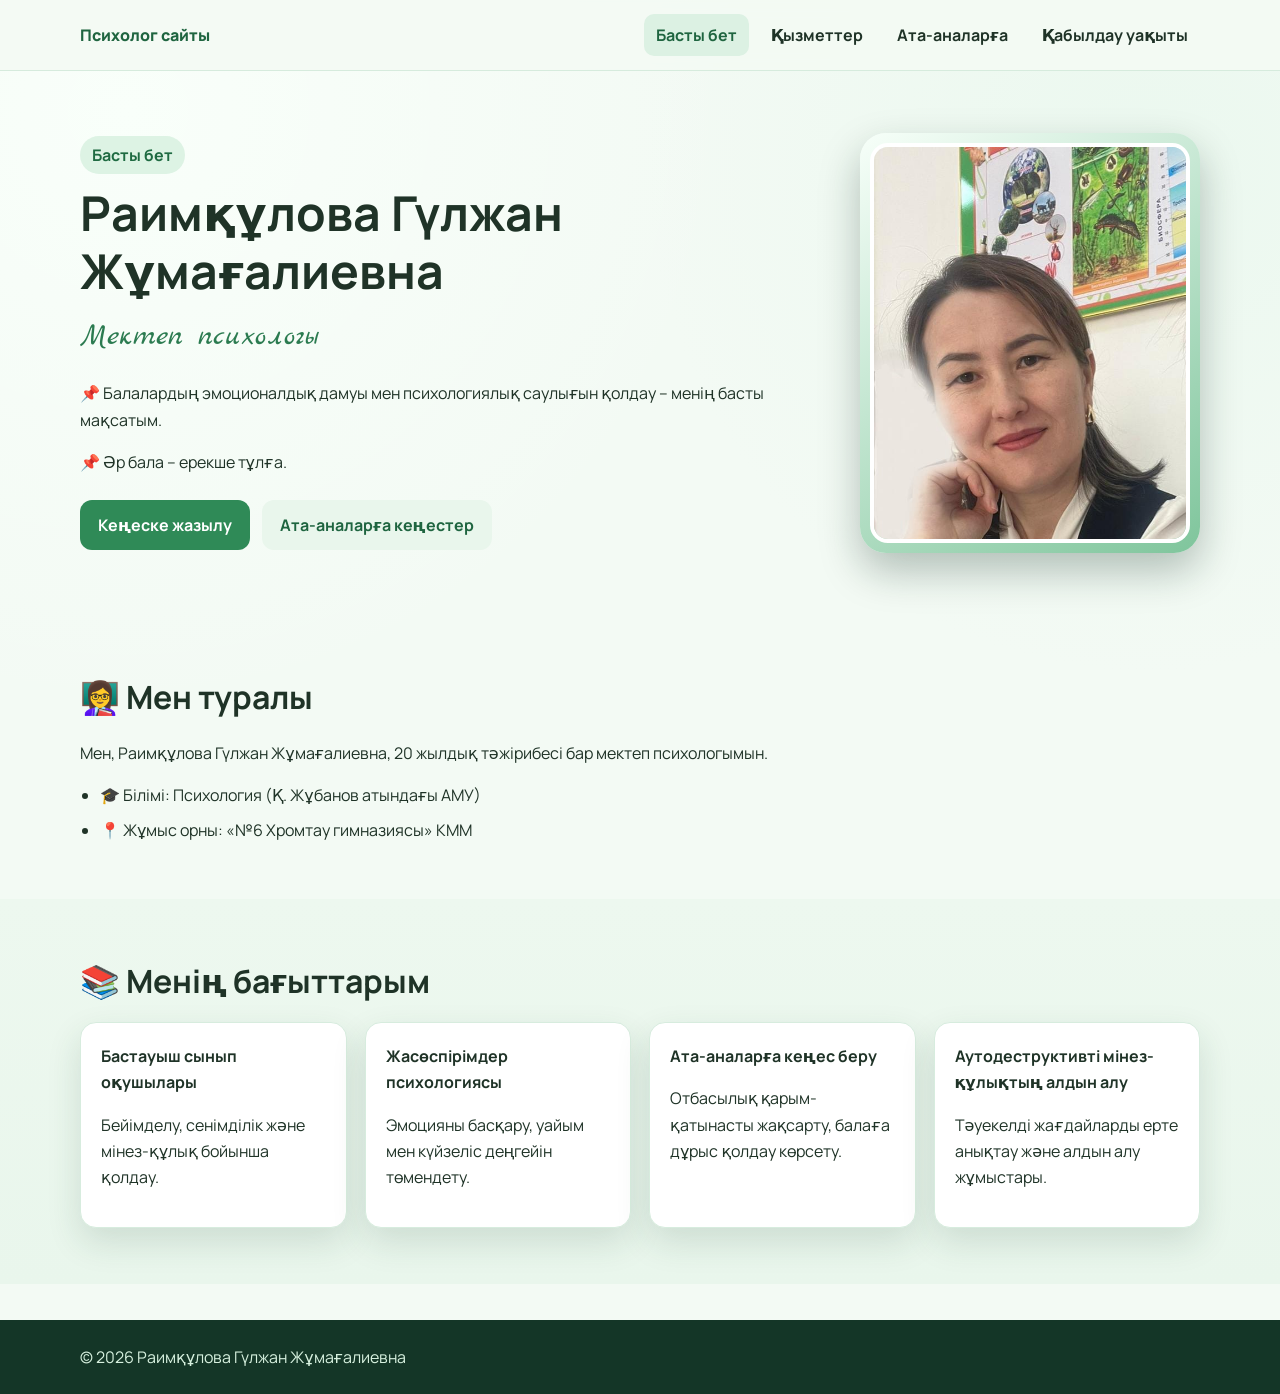
<file: index.html>
<!doctype html>
<html lang="kk">
  <head>
    <meta charset="UTF-8" />
    <meta name="viewport" content="width=device-width, initial-scale=1.0" />
    <title>Басты бет — Раимқұлова Гүлжан Жұмағалиевна</title>
    <link rel="preconnect" href="https://fonts.googleapis.com" />
    <link rel="preconnect" href="https://fonts.gstatic.com" crossorigin />
    <link href="https://fonts.googleapis.com/css2?family=Manrope:wght@400;500;700;800&family=Marck+Script&display=swap" rel="stylesheet" />
    <link rel="stylesheet" href="styles.css" />
  </head>
  <body>
    <header class="site-header">
      <nav class="container nav">
        <a class="brand" href="index.html">Психолог сайты</a>
        <div class="menu">
          <a class="active" href="index.html">Басты бет</a>
          <a href="kyzmetter.html">Қызметтер</a>
          <a href="ata-ana-akparat.html">Ата-аналарға</a>
          <a href="kabyldau-uakyty.html">Қабылдау уақыты</a>
        </div>
      </nav>
    </header>

    <main>
      <section class="hero">
        <div class="container hero__layout">
          <div>
            <p class="hero__badge">Басты бет</p>
            <h1>Раимқұлова Гүлжан Жұмағалиевна</h1>
            <p class="hero__subtitle">Мектеп психологы</p>
            <p>📌 Балалардың эмоционалдық дамуы мен психологиялық саулығын қолдау – менің басты мақсатым.</p>
            <p>📌 Әр бала – ерекше тұлға.</p>
            <div class="hero__actions">
              <a class="button button--primary" href="kabyldau-uakyty.html">Кеңеске жазылу</a>
              <a class="button button--secondary" href="ata-ana-akparat.html">Ата-аналарға кеңестер</a>
            </div>
          </div>
          <div class="hero__photo-frame">
            <img class="hero__photo" src="apai.jpeg" alt="Раимқұлова Гүлжан Жұмағалиевна" />
          </div>
        </div>
      </section>

      <section class="section">
        <div class="container">
          <h2>👩‍🏫 Мен туралы</h2>
          <p>Мен, Раимқұлова Гүлжан Жұмағалиевна, 20 жылдық тәжірибесі бар мектеп психологымын.</p>
          <ul class="list">
            <li>🎓 Білімі: Психология (Қ. Жұбанов атындағы АМУ)</li>
            <li>📍 Жұмыс орны: «№6 Хромтау гимназиясы» КММ</li>
          </ul>
        </div>
      </section>

      <section class="section section--soft">
        <div class="container">
          <h2>📚 Менің бағыттарым</h2>
          <div class="card-grid">
            <article class="card"><strong>Бастауыш сынып оқушылары</strong><p>Бейімделу, сенімділік және мінез-құлық бойынша қолдау.</p></article>
            <article class="card"><strong>Жасөспірімдер психологиясы</strong><p>Эмоцияны басқару, уайым мен күйзеліс деңгейін төмендету.</p></article>
            <article class="card"><strong>Ата-аналарға кеңес беру</strong><p>Отбасылық қарым-қатынасты жақсарту, балаға дұрыс қолдау көрсету.</p></article>
            <article class="card"><strong>Аутодеструктивті мінез-құлықтың алдын алу</strong><p>Тәуекелді жағдайларды ерте анықтау және алдын алу жұмыстары.</p></article>
          </div>
        </div>
      </section>
    </main>

    <footer class="site-footer">
      <div class="container">© 2026 Раимқұлова Гүлжан Жұмағалиевна</div>
    </footer>
  </body>
</html>
</file>
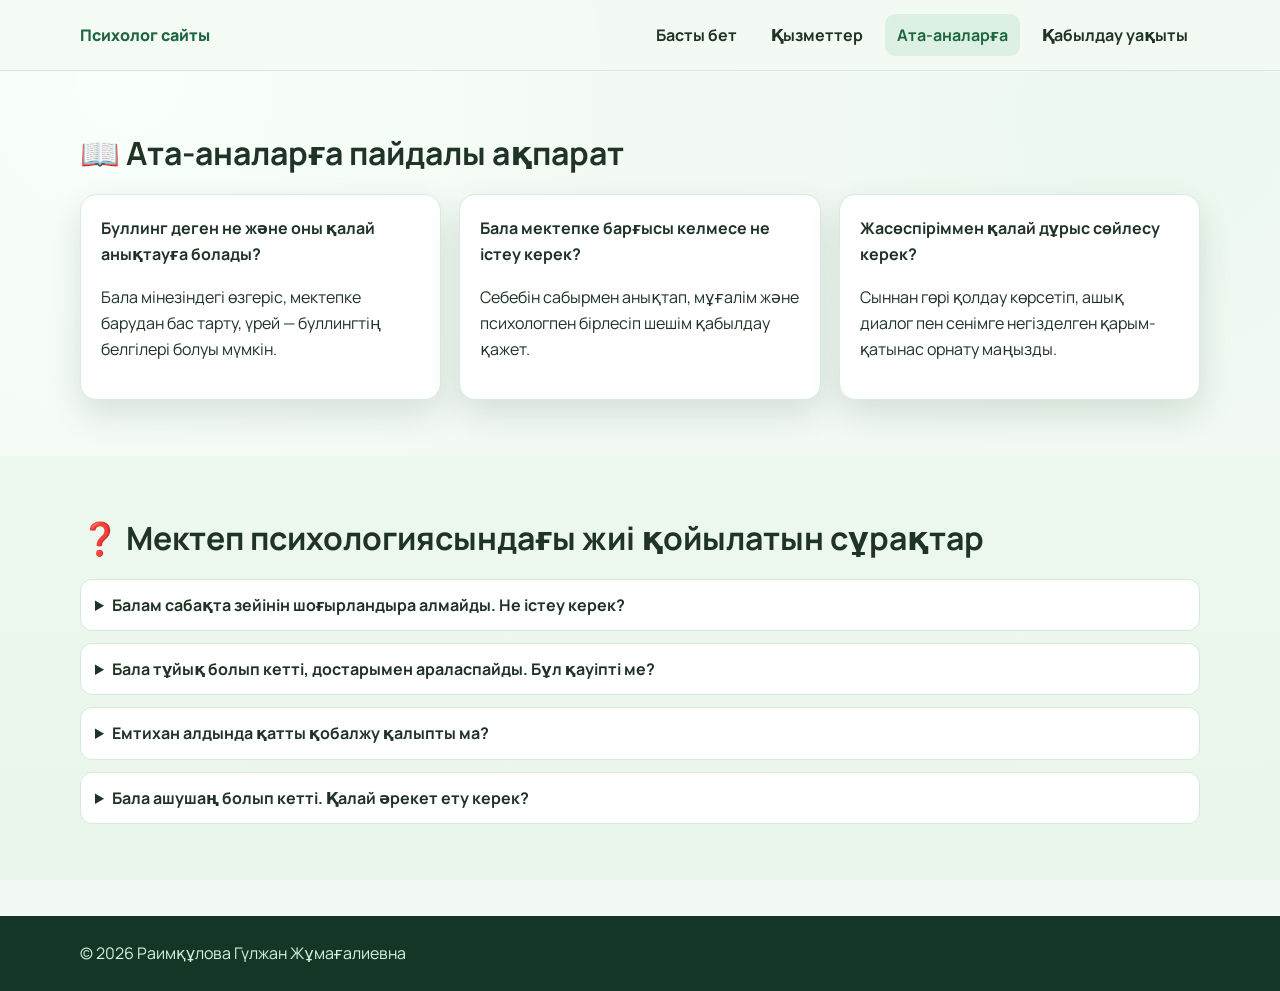
<file: ata-ana-akparat.html>
<!doctype html>
<html lang="kk">
  <head>
    <meta charset="UTF-8" />
    <meta name="viewport" content="width=device-width, initial-scale=1.0" />
    <title>Ата-аналарға пайдалы ақпарат</title>
    <link rel="preconnect" href="https://fonts.googleapis.com" />
    <link rel="preconnect" href="https://fonts.gstatic.com" crossorigin />
    <link href="https://fonts.googleapis.com/css2?family=Manrope:wght@400;500;700;800&family=Marck+Script&display=swap" rel="stylesheet" />
    <link rel="stylesheet" href="styles.css" />
  </head>
  <body>
    <header class="site-header">
      <nav class="container nav">
        <a class="brand" href="index.html">Психолог сайты</a>
        <div class="menu">
          <a href="index.html">Басты бет</a>
          <a href="kyzmetter.html">Қызметтер</a>
          <a class="active" href="ata-ana-akparat.html">Ата-аналарға</a>
          <a href="kabyldau-uakyty.html">Қабылдау уақыты</a>
        </div>
      </nav>
    </header>

    <main>
      <section class="section">
        <div class="container">
          <h2>📖 Ата-аналарға пайдалы ақпарат</h2>
          <div class="card-grid">
            <article class="card"><strong>Буллинг деген не және оны қалай анықтауға болады?</strong><p>Бала мінезіндегі өзгеріс, мектепке барудан бас тарту, үрей — буллингтің белгілері болуы мүмкін.</p></article>
            <article class="card"><strong>Бала мектепке барғысы келмесе не істеу керек?</strong><p>Себебін сабырмен анықтап, мұғалім және психологпен бірлесіп шешім қабылдау қажет.</p></article>
            <article class="card"><strong>Жасөспіріммен қалай дұрыс сөйлесу керек?</strong><p>Сыннан гөрі қолдау көрсетіп, ашық диалог пен сенімге негізделген қарым-қатынас орнату маңызды.</p></article>
          </div>
        </div>
      </section>

      <section class="section section--soft">
        <div class="container">
          <h2>❓ Мектеп психологиясындағы жиі қойылатын сұрақтар</h2>
          <div class="faq">
            <details>
              <summary>Балам сабақта зейінін шоғырландыра алмайды. Не істеу керек?</summary>
              <p>Күн тәртібін реттеп, экран уақытын азайтып, қысқа үзілістермен оқу әдісін қолданыңыз. Қажет болса, психолог диагностика жүргізеді.</p>
            </details>
            <details>
              <summary>Бала тұйық болып кетті, достарымен араласпайды. Бұл қауіпті ме?</summary>
              <p>Бұл өтпелі кезең белгісі болуы мүмкін, бірақ ұзаққа созылса маманмен кеңескен дұрыс. Ерте қолдау көрсету өте маңызды.</p>
            </details>
            <details>
              <summary>Емтихан алдында қатты қобалжу қалыпты ма?</summary>
              <p>Иә, бірақ ол оқуына кедергі жасаса тыныс алу жаттығулары, релаксация және психологиялық қолдау қажет.</p>
            </details>
            <details>
              <summary>Бала ашушаң болып кетті. Қалай әрекет ету керек?</summary>
              <p>Эмоциясын жоққа шығармай, «сені түсінемін» деп қабылдап, бірге шешім іздеңіз. Қарым-қатынаста тұрақты шекара маңызды.</p>
            </details>
          </div>
        </div>
      </section>
    </main>

    <footer class="site-footer"><div class="container">© 2026 Раимқұлова Гүлжан Жұмағалиевна</div></footer>
  </body>
</html>
</file>
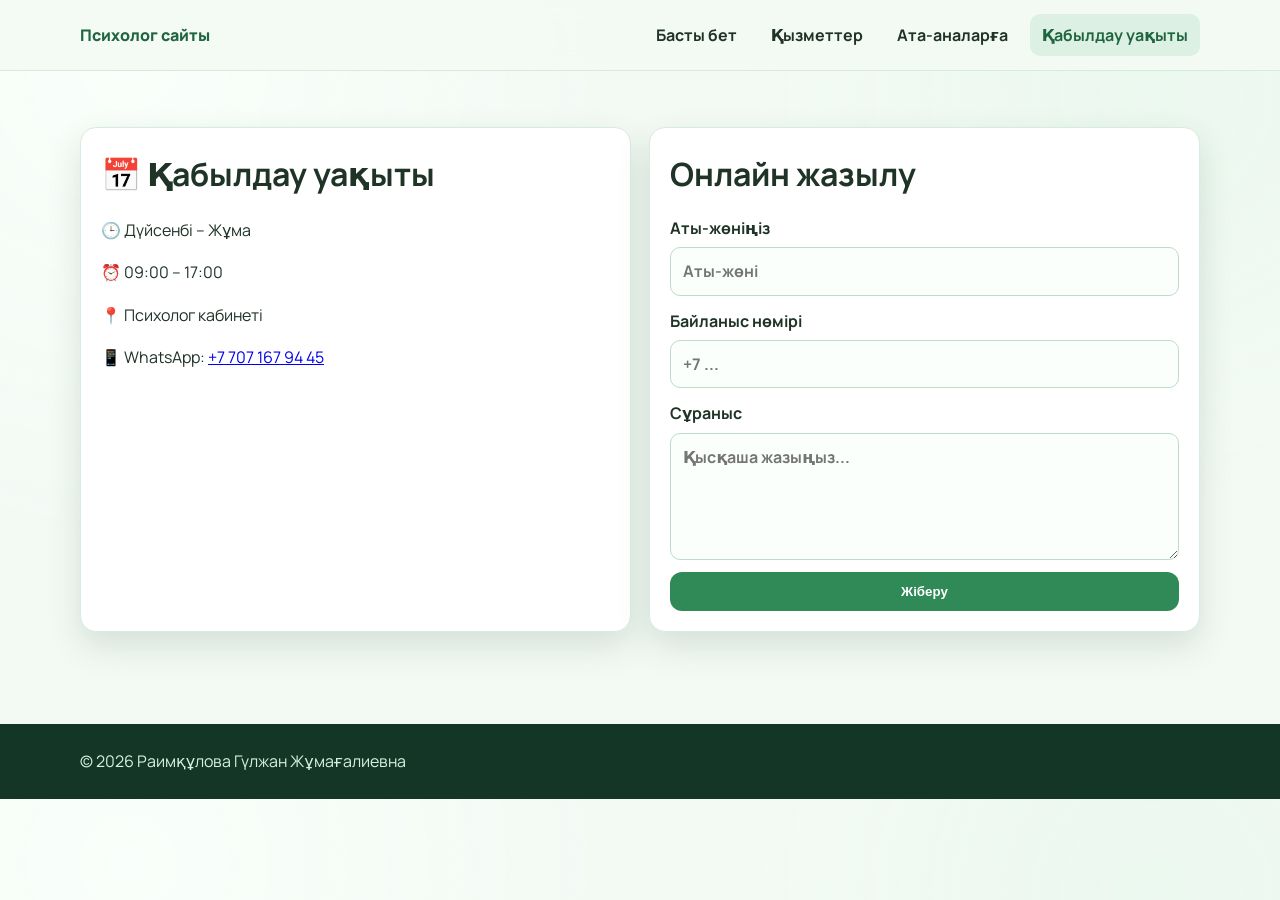
<file: kabyldau-uakyty.html>
<!doctype html>
<html lang="kk">
  <head>
    <meta charset="UTF-8" />
    <meta name="viewport" content="width=device-width, initial-scale=1.0" />
    <title>Қабылдау уақыты</title>
    <link rel="preconnect" href="https://fonts.googleapis.com" />
    <link rel="preconnect" href="https://fonts.gstatic.com" crossorigin />
    <link href="https://fonts.googleapis.com/css2?family=Manrope:wght@400;500;700;800&family=Marck+Script&display=swap" rel="stylesheet" />
    <link rel="stylesheet" href="styles.css" />
  </head>
  <body>
    <header class="site-header">
      <nav class="container nav">
        <a class="brand" href="index.html">Психолог сайты</a>
        <div class="menu">
          <a href="index.html">Басты бет</a>
          <a href="kyzmetter.html">Қызметтер</a>
          <a href="ata-ana-akparat.html">Ата-аналарға</a>
          <a class="active" href="kabyldau-uakyty.html">Қабылдау уақыты</a>
        </div>
      </nav>
    </header>

    <main class="section">
      <div class="container card-grid">
        <article class="card">
          <h2>📅 Қабылдау уақыты</h2>
          <p>🕒 Дүйсенбі – Жұма</p>
          <p>⏰ 09:00 – 17:00</p>
          <p>📍 Психолог кабинеті</p>
          <p>📱 WhatsApp: <a href="https://wa.me/77071679445">+7 707 167 94 45</a></p>
        </article>
        <article class="card">
          <h2>Онлайн жазылу</h2>
          <form class="form">
            <label>
              Аты-жөніңіз
              <input type="text" name="name" placeholder="Аты-жөні" required />
            </label>
            <label>
              Байланыс нөмірі
              <input type="tel" name="phone" placeholder="+7 ..." required />
            </label>
            <label>
              Сұраныс
              <textarea name="message" rows="4" placeholder="Қысқаша жазыңыз..."></textarea>
            </label>
            <button type="submit" class="button button--primary">Жіберу</button>
          </form>
        </article>
      </div>
    </main>

    <footer class="site-footer"><div class="container">© 2026 Раимқұлова Гүлжан Жұмағалиевна</div></footer>
  </body>
</html>
</file>
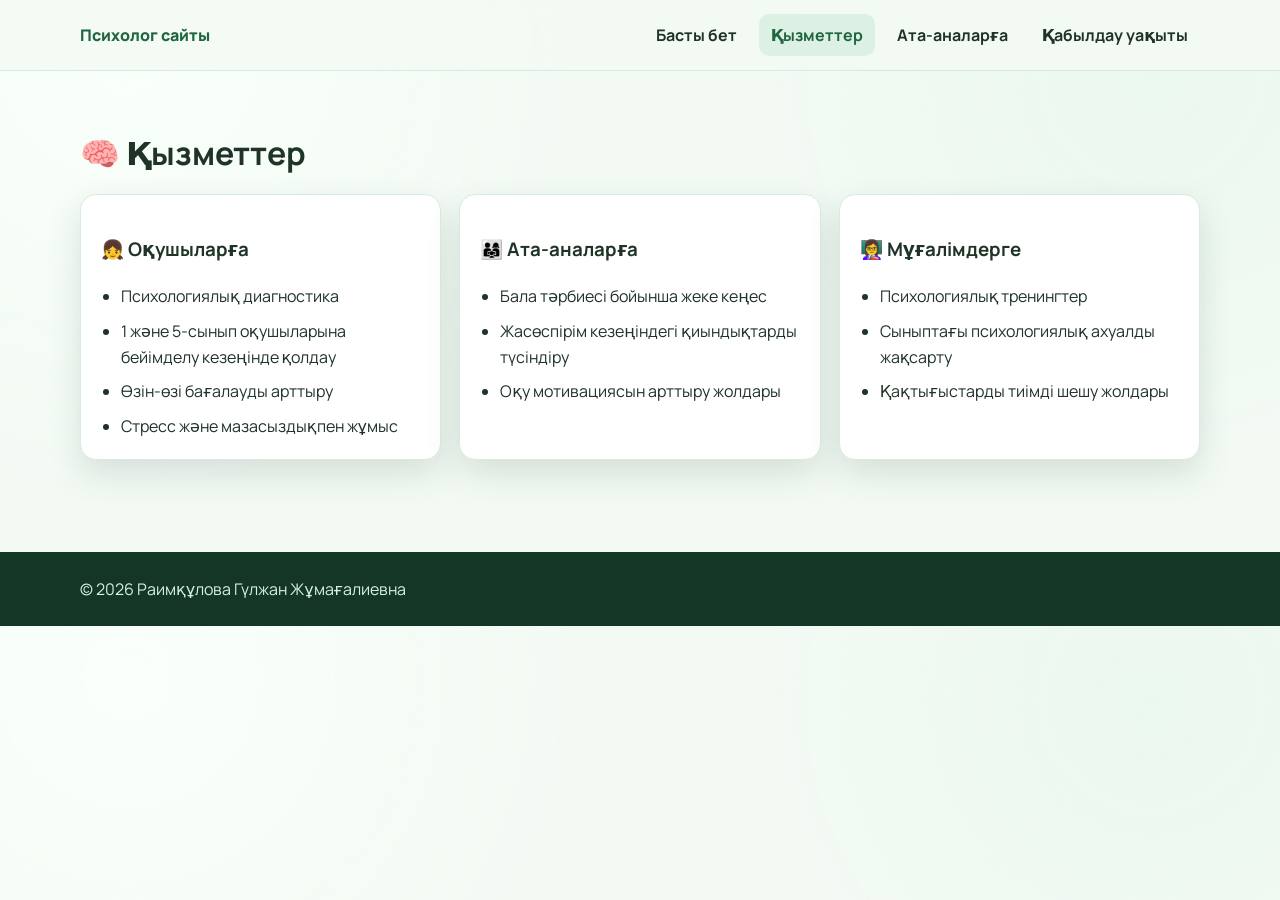
<file: kyzmetter.html>
<!doctype html>
<html lang="kk">
  <head>
    <meta charset="UTF-8" />
    <meta name="viewport" content="width=device-width, initial-scale=1.0" />
    <title>Қызметтер — Раимқұлова Гүлжан Жұмағалиевна</title>
    <link rel="preconnect" href="https://fonts.googleapis.com" />
    <link rel="preconnect" href="https://fonts.gstatic.com" crossorigin />
    <link href="https://fonts.googleapis.com/css2?family=Manrope:wght@400;500;700;800&family=Marck+Script&display=swap" rel="stylesheet" />
    <link rel="stylesheet" href="styles.css" />
  </head>
  <body>
    <header class="site-header">
      <nav class="container nav">
        <a class="brand" href="index.html">Психолог сайты</a>
        <div class="menu">
          <a href="index.html">Басты бет</a>
          <a class="active" href="kyzmetter.html">Қызметтер</a>
          <a href="ata-ana-akparat.html">Ата-аналарға</a>
          <a href="kabyldau-uakyty.html">Қабылдау уақыты</a>
        </div>
      </nav>
    </header>

    <main class="section">
      <div class="container">
        <h2>🧠 Қызметтер</h2>
        <div class="card-grid">
          <article class="card">
            <h3>👧 Оқушыларға</h3>
            <ul class="list">
              <li>Психологиялық диагностика</li>
              <li>1 және 5-сынып оқушыларына бейімделу кезеңінде қолдау</li>
              <li>Өзін-өзі бағалауды арттыру</li>
              <li>Стресс және мазасыздықпен жұмыс</li>
            </ul>
          </article>
          <article class="card">
            <h3>👨‍👩‍👧 Ата-аналарға</h3>
            <ul class="list">
              <li>Бала тәрбиесі бойынша жеке кеңес</li>
              <li>Жасөспірім кезеңіндегі қиындықтарды түсіндіру</li>
              <li>Оқу мотивациясын арттыру жолдары</li>
            </ul>
          </article>
          <article class="card">
            <h3>👩‍🏫 Мұғалімдерге</h3>
            <ul class="list">
              <li>Психологиялық тренингтер</li>
              <li>Сыныптағы психологиялық ахуалды жақсарту</li>
              <li>Қақтығыстарды тиімді шешу жолдары</li>
            </ul>
          </article>
        </div>
      </div>
    </main>

    <footer class="site-footer"><div class="container">© 2026 Раимқұлова Гүлжан Жұмағалиевна</div></footer>
  </body>
</html>
</file>
<file: styles.css>
:root {
  --bg: #f3faf4;
  --surface: #ffffff;
  --surface-soft: #e9f6ec;
  --text: #1f3327;
  --muted: #4d6657;
  --primary: #2f8a57;
  --primary-dark: #1f6540;
  --accent: #7fc59c;
  --shadow: 0 14px 34px rgba(29, 71, 48, 0.14);
}

* {
  box-sizing: border-box;
}

body {
  margin: 0;
  font-family: 'Manrope', system-ui, -apple-system, sans-serif;
  color: var(--text);
  background:
    radial-gradient(circle at 10% 8%, #f9fffa 0%, transparent 35%),
    radial-gradient(circle at 90% 12%, #ebf8ef 0%, transparent 30%),
    var(--bg);
  line-height: 1.65;
}

.container {
  width: min(1120px, 92vw);
  margin: 0 auto;
}

.site-header {
  position: sticky;
  top: 0;
  z-index: 10;
  backdrop-filter: blur(8px);
  background: rgba(243, 250, 244, 0.92);
  border-bottom: 1px solid #d6ebdd;
}

.nav {
  min-height: 70px;
  display: flex;
  align-items: center;
  justify-content: space-between;
  gap: 14px;
}

.brand {
  font-weight: 800;
  color: var(--primary-dark);
  text-decoration: none;
}

.menu {
  display: flex;
  gap: 10px;
  flex-wrap: wrap;
}

.menu a {
  text-decoration: none;
  color: var(--text);
  font-weight: 700;
  padding: 8px 12px;
  border-radius: 10px;
}

.menu a:hover,
.menu a.active {
  background: #dcf1e3;
  color: var(--primary-dark);
}

.hero {
  padding: 62px 0;
}

.hero__layout {
  display: grid;
  grid-template-columns: minmax(0, 1.4fr) minmax(240px, 340px);
  gap: 32px;
  align-items: center;
}

.hero__badge {
  margin: 0 0 10px;
  display: inline-block;
  padding: 6px 12px;
  border-radius: 999px;
  background: #ddf3e4;
  color: #1f6b42;
  font-weight: 700;
}

h1 {
  margin: 0;
  line-height: 1.2;
  font-size: clamp(2rem, 4vw, 3rem);
}

.hero__subtitle {
  margin: 12px 0 18px;
  font-family: 'Marck Script', cursive;
  color: #2b7b50;
  font-size: clamp(1.4rem, 2.4vw, 2rem);
}

.hero__actions {
  margin-top: 24px;
  display: flex;
  flex-wrap: wrap;
  gap: 12px;
}

.button {
  border: 0;
  text-decoration: none;
  border-radius: 12px;
  padding: 12px 18px;
  font-weight: 700;
  cursor: pointer;
  display: inline-block;
}

.button--primary {
  background: var(--primary);
  color: #fff;
}

.button--secondary {
  background: #e9f6ec;
  color: var(--primary-dark);
}

.hero__photo-frame {
  border-radius: 26px;
  padding: 10px;
  background: linear-gradient(145deg, #f7fff9, var(--accent));
  box-shadow: 0 18px 40px rgba(12, 41, 27, 0.28);
}

.hero__photo {
  display: block;
  width: 100%;
  aspect-ratio: 4/5;
  object-fit: cover;
  object-position: center top;
  border-radius: 18px;
  border: 4px solid #fff;
}

.section {
  padding: 56px 0;
}

.section--soft {
  background: linear-gradient(180deg, #edf8ef, var(--surface-soft));
}

h2 {
  margin: 0 0 14px;
  font-size: clamp(1.5rem, 3vw, 2rem);
}

.card-grid {
  display: grid;
  grid-template-columns: repeat(auto-fit, minmax(240px, 1fr));
  gap: 18px;
}

.card {
  background: var(--surface);
  border-radius: 16px;
  padding: 20px;
  box-shadow: var(--shadow);
  border: 1px solid #d7ecde;
}

.list {
  margin: 0;
  padding-left: 20px;
}

.list li + li {
  margin-top: 8px;
}

.faq {
  display: grid;
  gap: 12px;
}

details {
  background: #fff;
  border-radius: 12px;
  border: 1px solid #d5eadb;
  padding: 12px 14px;
}

summary {
  cursor: pointer;
  font-weight: 700;
}

.form {
  margin-top: 10px;
  max-width: 640px;
  display: grid;
  gap: 12px;
}

label {
  display: grid;
  gap: 6px;
  font-weight: 700;
}

input,
textarea {
  border: 1px solid #bddbc8;
  border-radius: 10px;
  padding: 10px 12px;
  font: inherit;
  background: #fbfffc;
}

.site-footer {
  background: #143627;
  color: #d7f1df;
  padding: 24px 0;
  margin-top: 36px;
}

.site-footer a {
  color: #fff;
}

@media (max-width: 900px) {
  .hero__layout {
    grid-template-columns: 1fr;
    gap: 22px;
  }

  .hero__photo-frame {
    width: min(330px, 86vw);
    margin: 0 auto;
  }
}

@media (max-width: 600px) {
  .menu {
    gap: 6px;
  }

  .menu a {
    padding: 7px 9px;
    font-size: 0.92rem;
  }

  .button {
    width: 100%;
    text-align: center;
  }

  .section {
    padding: 46px 0;
  }
}
</file>
